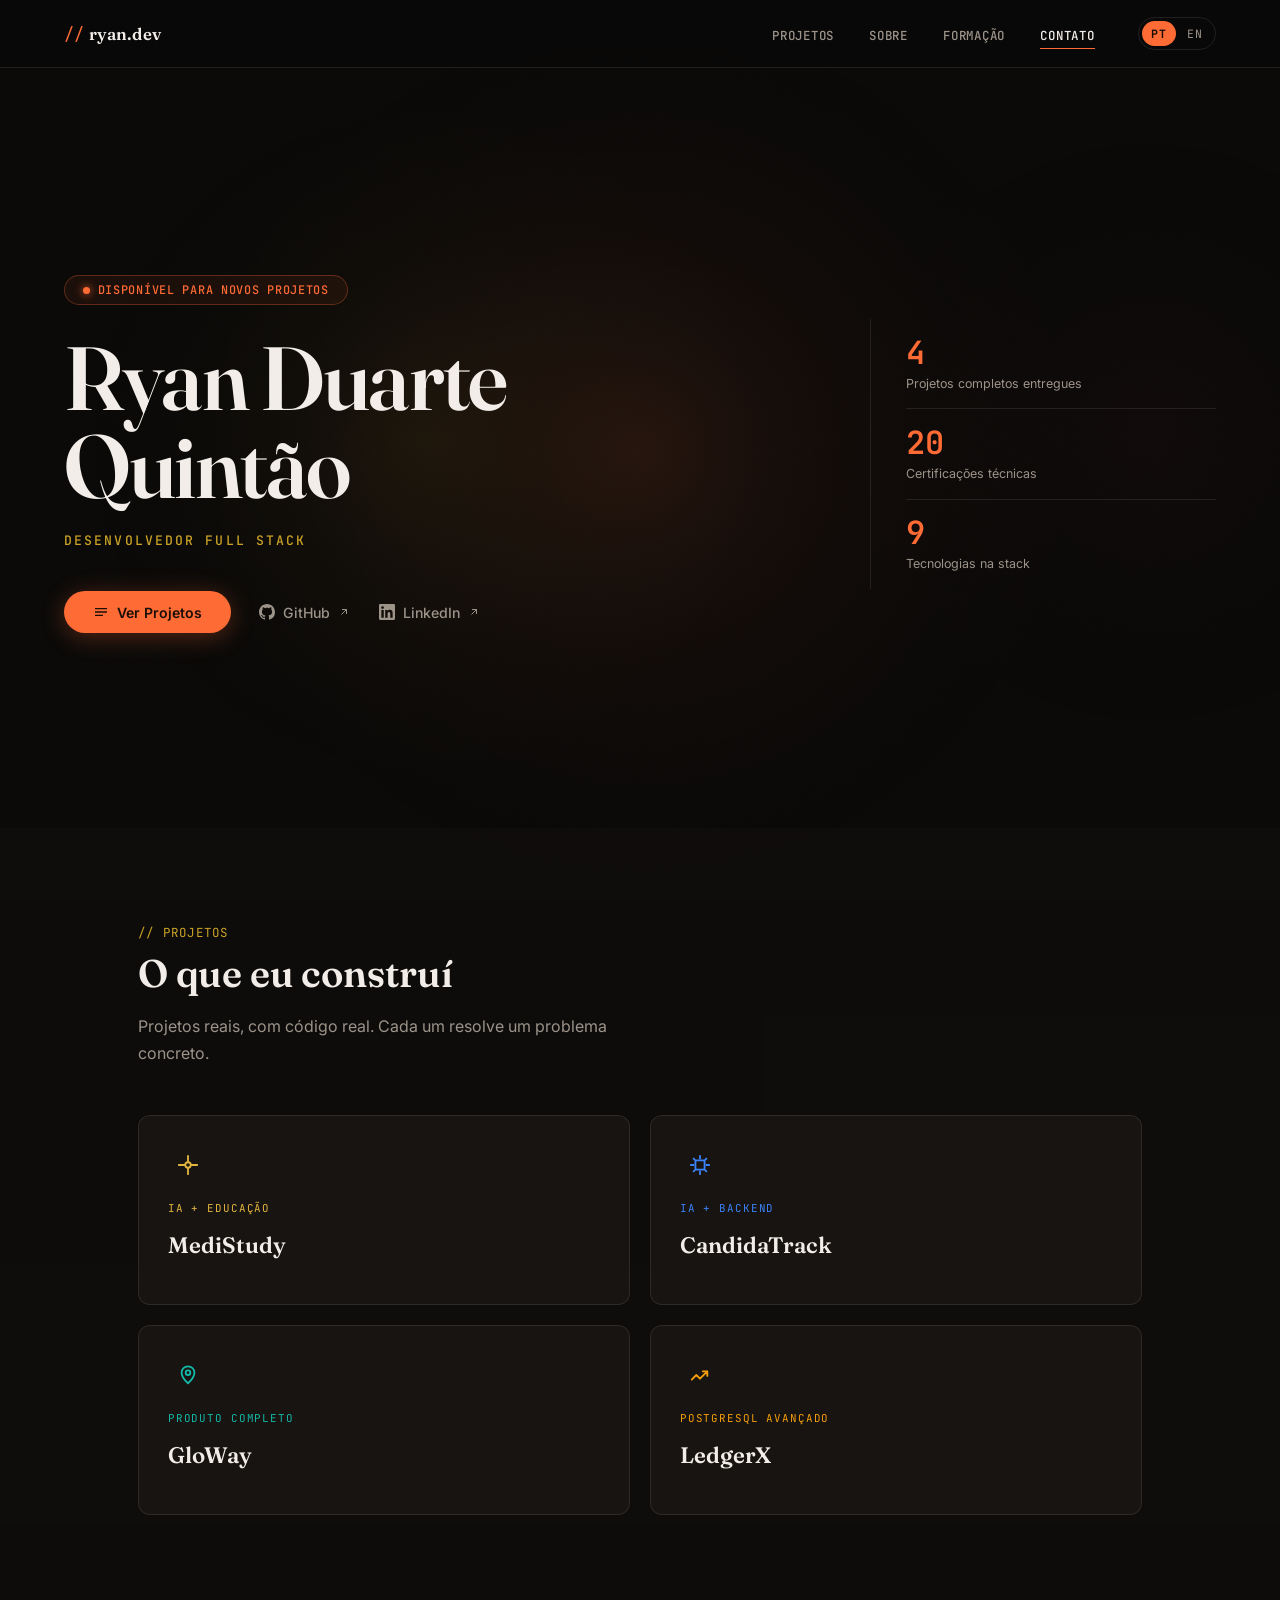
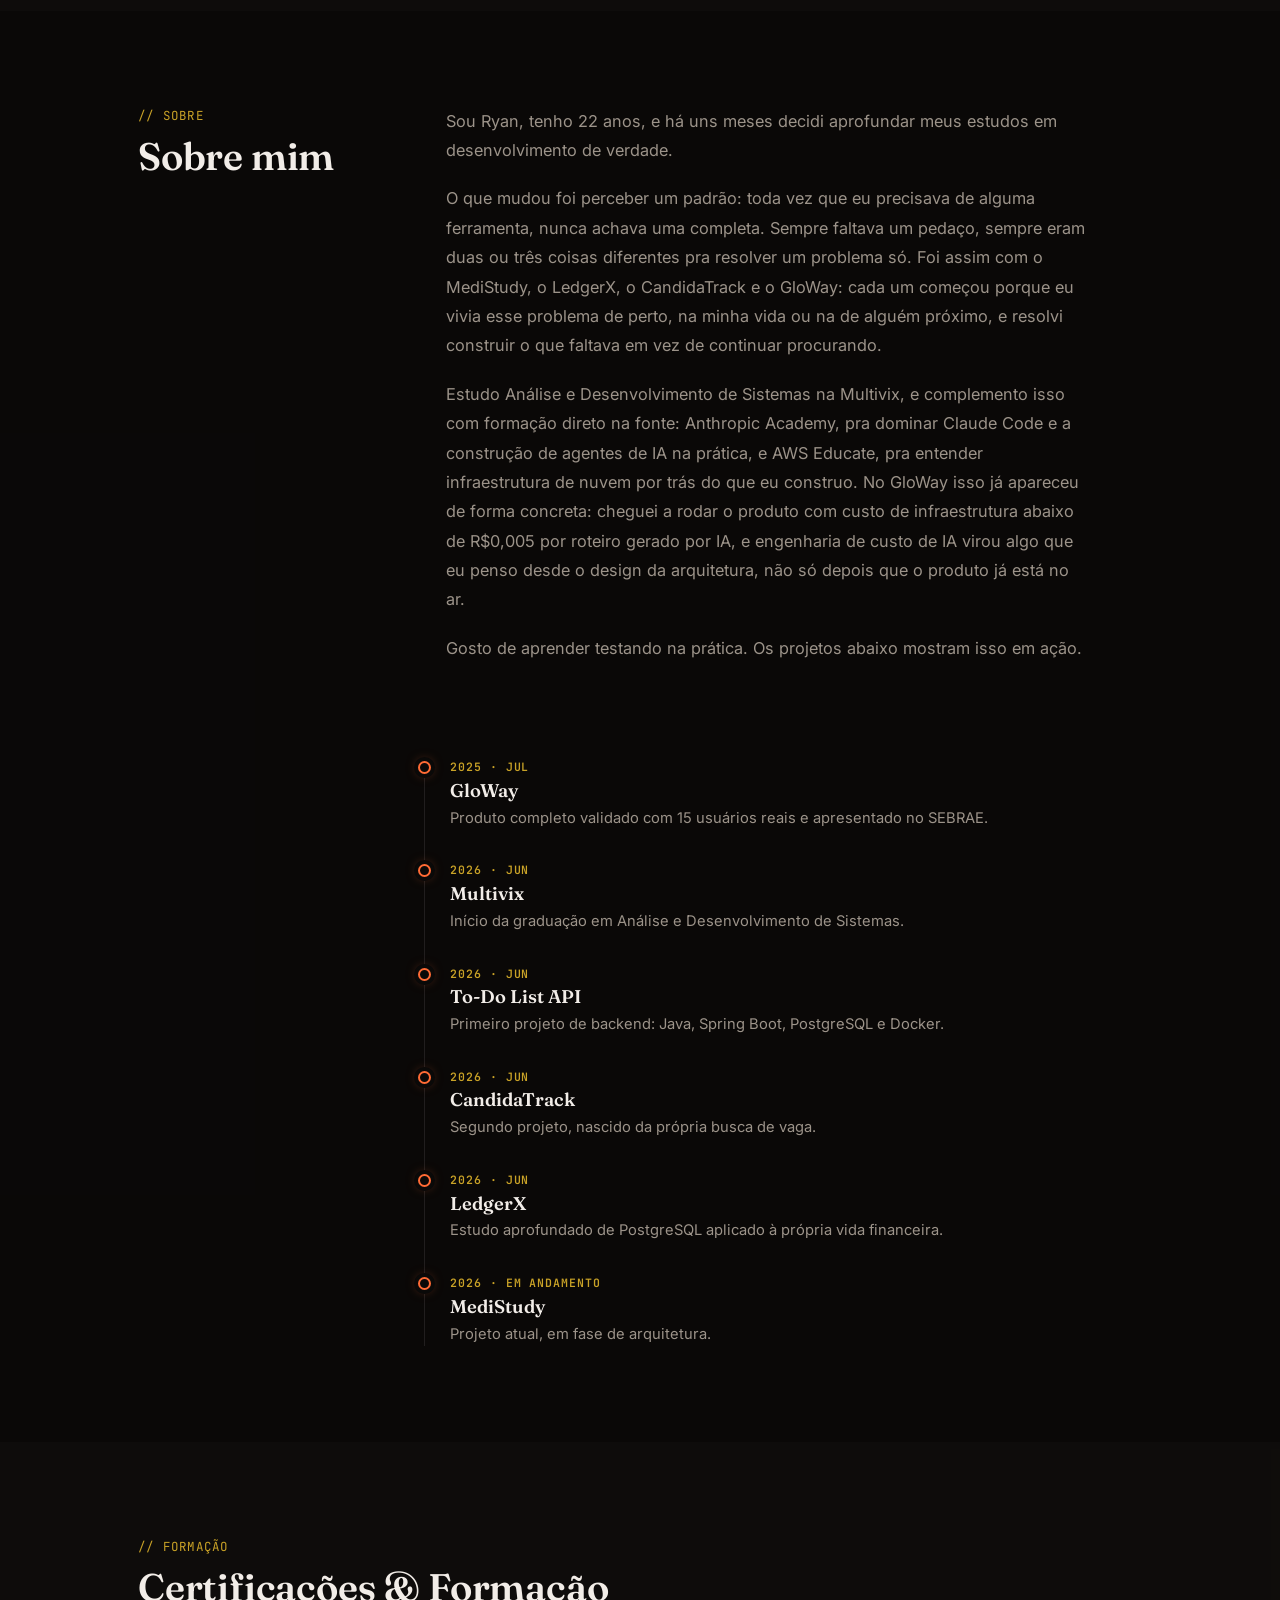
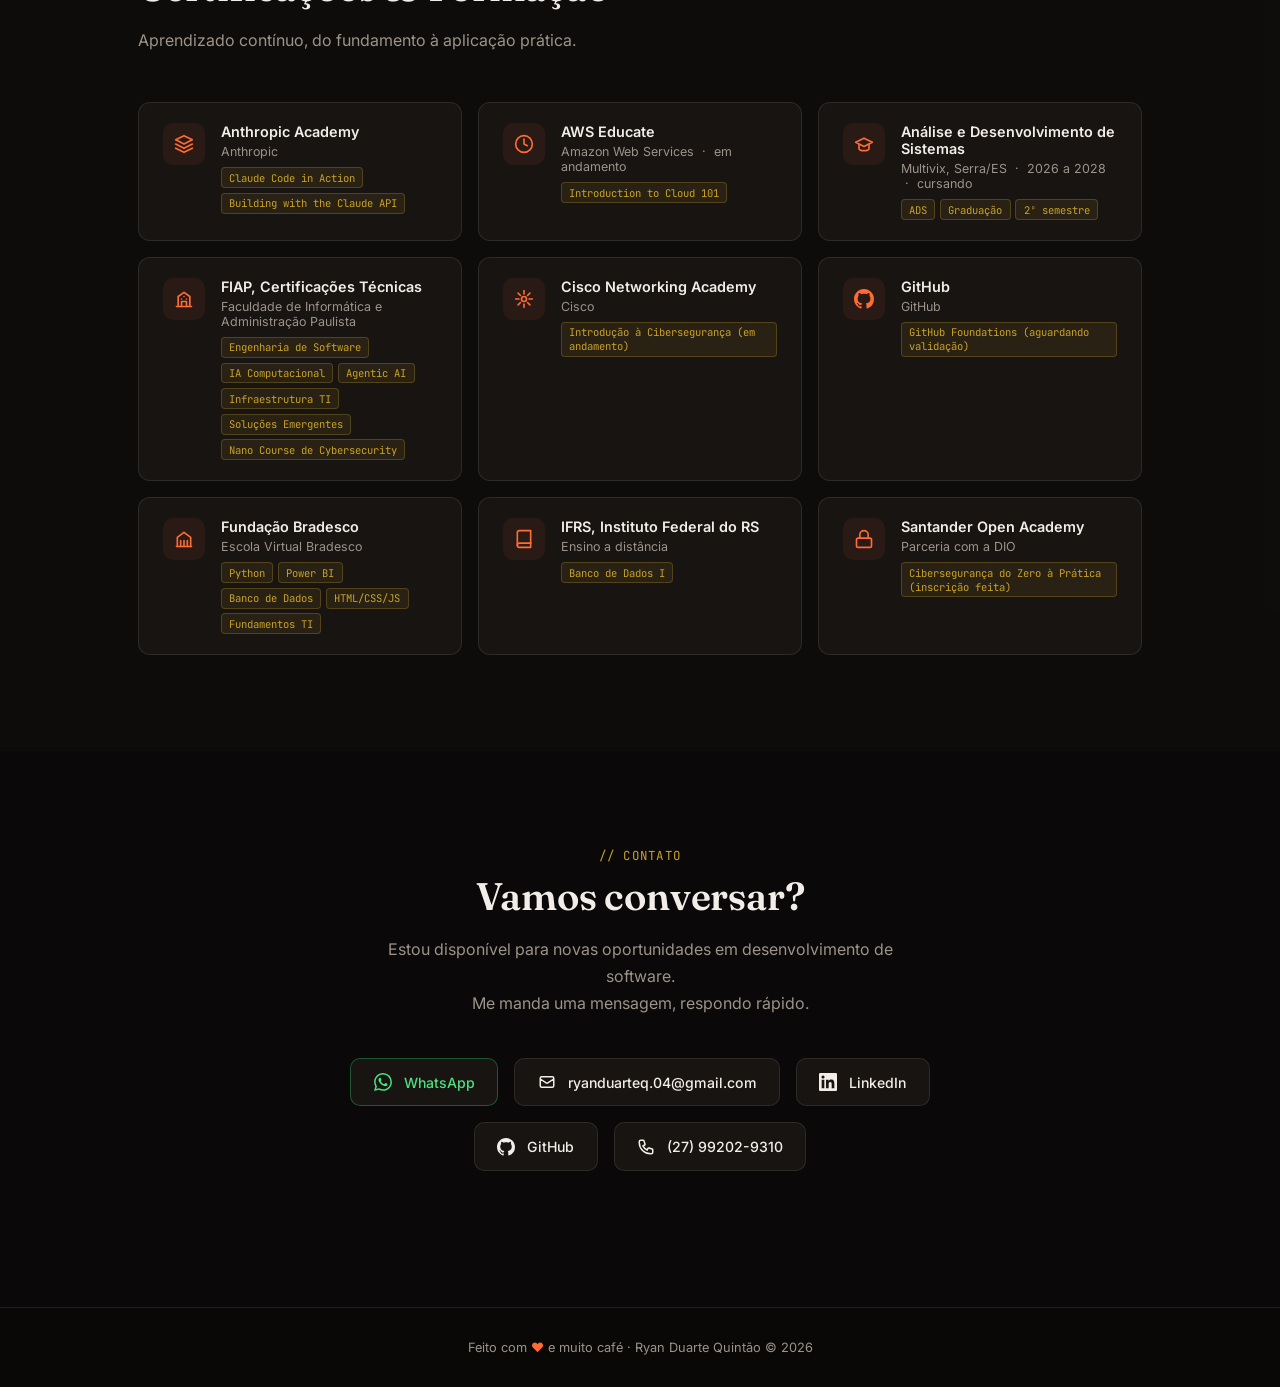
<file: index.html>
<!DOCTYPE html>
<html lang="pt-BR" id="html-root" translate="no">
<head>
  <meta charset="UTF-8" />
  <meta name="viewport" content="width=device-width, initial-scale=1.0" />
  <!-- O site tem seu próprio seletor PT/EN. A tradução automática do navegador
       reescreve o DOM e colide com essa troca de idioma (corrompe métricas, chips
       e formação). Sinalizamos notranslate para o navegador não interferir. -->
  <meta name="google" content="notranslate" />
  <title id="meta-title">Ryan Duarte Quintão, Desenvolvedor Full Stack</title>
  <meta id="meta-description" name="description" content="Portfólio de Ryan Duarte Quintão. Projetos reais em Python, Java, React e IA generativa, com certificação Anthropic Academy em Claude Code e Claude API." />
  <meta id="meta-og-title" property="og:title" content="Ryan Duarte Quintão, Desenvolvedor Full Stack" />
  <meta id="meta-og-description" property="og:description" content="Portfólio de Ryan Duarte Quintão. Projetos reais em Python, Java, React e IA generativa, com certificação Anthropic Academy em Claude Code e Claude API." />
  <meta property="og:type" content="website" />
  <meta property="og:url" content="https://ryandua11.github.io/" />
  <meta property="og:image" content="https://ryandua11.github.io/og-cover.png?v=1" />
  <meta property="og:image:width" content="1200" />
  <meta property="og:image:height" content="630" />
  <meta property="og:locale" content="pt_BR" />
  <meta name="twitter:card" content="summary_large_image" />
  <meta name="twitter:image" content="https://ryandua11.github.io/og-cover.png?v=1" />
  <link rel="icon" type="image/svg+xml" href="favicon.svg" />
  <link rel="preconnect" href="https://fonts.googleapis.com" />
  <link rel="preconnect" href="https://fonts.gstatic.com" crossorigin />
  <link href="https://fonts.googleapis.com/css2?family=Fraunces:opsz,wght@9..144,400..900&family=Inter:wght@300;400;500;600;700;800;900&family=JetBrains+Mono:wght@400;500;600&display=swap" rel="stylesheet" />
  <link rel="stylesheet" href="style.css?v=50" />
</head>
<body>

<a href="#hero" class="skip-link" data-i18n="skipLink">Pular para o conteúdo</a>

<canvas id="canvas-bg"></canvas>
<div id="grain"></div>

<!-- NAV -->
<nav id="navbar">
  <div class="nav-logo"><span>//</span> ryan.dev</div>
  <ul class="nav-links" id="nav-links">
    <li><a href="#projects" data-i18n="nav.projects">Projetos</a></li>
    <li><a href="#about" data-i18n="nav.about">Sobre</a></li>
    <li><a href="#certs" data-i18n="nav.certs">Formação</a></li>
    <li><a href="#contact" data-i18n="nav.contact">Contato</a></li>
    <li class="lang-switch" id="lang-switch">
      <button data-lang="pt">PT</button>
      <button data-lang="en">EN</button>
    </li>
  </ul>
  <div class="hamburger" id="hamburger" onclick="toggleMenu()">
    <span></span><span></span><span></span>
  </div>
</nav>

<!-- HERO: nome, cargo, disponibilidade. Sem storytelling aqui (vai para #about). -->
<section id="hero" tabindex="-1">
  <div class="hero-grid">
    <div class="hero-main reveal-up">
      <div class="hero-badge">
        <span class="dot"></span>
        <span data-i18n="hero.badge">Disponível para novos projetos</span>
      </div>
      <h1 class="hero-name">Ryan Duarte<br/>Quintão</h1>
      <p class="hero-role" data-i18n="hero.role">Desenvolvedor Full Stack</p>
      <div class="hero-buttons">
        <a href="#projects" class="btn btn-primary">
          <svg width="16" height="16" fill="none" stroke="currentColor" stroke-width="2" viewBox="0 0 24 24"><path d="M3 7h18M3 12h18M3 17h12"/></svg>
          <span data-i18n="hero.ctaPrimary">Ver Projetos</span>
        </a>
        <a href="https://github.com/RyanDua11" target="_blank" class="hero-link">
          <svg width="16" height="16" viewBox="0 0 24 24" fill="currentColor"><path d="M12 0C5.37 0 0 5.37 0 12c0 5.31 3.435 9.795 8.205 11.385.6.105.825-.255.825-.57 0-.285-.015-1.23-.015-2.235-3.015.555-3.795-.735-4.035-1.41-.135-.345-.72-1.41-1.23-1.695-.42-.225-1.02-.78-.015-.795.945-.015 1.62.87 1.845 1.23 1.08 1.815 2.805 1.305 3.495.99.105-.78.42-1.305.765-1.605-2.67-.3-5.46-1.335-5.46-5.925 0-1.305.465-2.385 1.23-3.225-.12-.3-.54-1.53.12-3.18 0 0 1.005-.315 3.3 1.23.96-.27 1.98-.405 3-.405s2.04.135 3 .405c2.295-1.56 3.3-1.23 3.3-1.23.66 1.65.24 2.88.12 3.18.765.84 1.23 1.905 1.23 3.225 0 4.605-2.805 5.625-5.475 5.925.435.375.81 1.095.81 2.22 0 1.605-.015 2.895-.015 3.3 0 .315.225.69.825.57A12.02 12.02 0 0024 12c0-6.63-5.37-12-12-12z"/></svg>
          GitHub
          <svg class="hero-link-arrow" width="12" height="12" fill="none" stroke="currentColor" stroke-width="2" viewBox="0 0 24 24"><path d="M7 17L17 7M17 7H8M17 7v9"/></svg>
        </a>
        <a href="https://linkedin.com/in/ryan-duarte-39028a2a1" target="_blank" class="hero-link">
          <svg width="16" height="16" viewBox="0 0 24 24" fill="currentColor"><path d="M20.447 20.452h-3.554v-5.569c0-1.328-.027-3.037-1.852-3.037-1.853 0-2.136 1.445-2.136 2.939v5.667H9.351V9h3.414v1.561h.046c.477-.9 1.637-1.85 3.37-1.85 3.601 0 4.267 2.37 4.267 5.455v6.286zM5.337 7.433a2.062 2.062 0 01-2.063-2.065 2.064 2.064 0 112.063 2.065zm1.782 13.019H3.555V9h3.564v11.452zM22.225 0H1.771C.792 0 0 .774 0 1.729v20.542C0 23.227.792 24 1.771 24h20.451C23.2 24 24 23.227 24 22.271V1.729C24 .774 23.2 0 22.222 0h.003z"/></svg>
          LinkedIn
          <svg class="hero-link-arrow" width="12" height="12" fill="none" stroke="currentColor" stroke-width="2" viewBox="0 0 24 24"><path d="M7 17L17 7M17 7H8M17 7v9"/></svg>
        </a>
      </div>
    </div>

    <div class="hero-stats reveal-up" id="hero-stats"></div>
  </div>
</section>

<!-- PROJECTS GRID -->
<section id="projects">
  <div class="section-inner">
    <p class="section-tag reveal-up" data-i18n="projects.tag">// projetos</p>
    <h2 class="section-title reveal-up" data-i18n="projects.title">O que eu construí</h2>
    <p class="section-subtitle reveal-up" data-i18n="projects.subtitle"></p>

    <div class="projects-grid" id="projects-grid"></div>
  </div>
</section>

<!-- ABOUT: coluna de título fixa à esquerda, texto corrido à direita (quebra o padrão empilhado das outras seções) -->
<section id="about">
  <div class="section-inner about-inner">
    <div class="about-heading reveal-up">
      <p class="section-tag" data-i18n="about.tag">// sobre</p>
      <h2 class="section-title" data-i18n="about.title">Sobre mim</h2>
    </div>
    <div class="about-body reveal-up" id="about-body"></div>
  </div>
  <div class="section-inner about-timeline-wrap">
    <div class="about-timeline" id="about-timeline"></div>
  </div>
</section>

<!-- CERTIFICATIONS -->
<section id="certs">
  <div class="section-inner">
    <p class="section-tag reveal-up" data-i18n="certs.tag">// formação</p>
    <h2 class="section-title reveal-up" data-i18n="certs.title">Certificações & Formação</h2>
    <p class="section-subtitle reveal-up" data-i18n="certs.subtitle"></p>

    <div class="certs-grid">
      <div class="cert-card reveal-up">
        <div class="cert-icon"><svg width="20" height="20" viewBox="0 0 24 24" fill="none" stroke="currentColor" stroke-width="2" stroke-linecap="round" stroke-linejoin="round"><path d="M12 2L2 7l10 5 10-5-10-5z"/><path d="M2 17l10 5 10-5M2 12l10 5 10-5"/></svg></div>
        <div class="cert-body">
          <div class="cert-title">Anthropic Academy</div>
          <div class="cert-issuer">Anthropic</div>
          <div class="cert-chips">
            <span class="cert-chip">Claude Code in Action</span>
            <span class="cert-chip">Building with the Claude API</span>
          </div>
        </div>
      </div>

      <div class="cert-card reveal-up">
        <div class="cert-icon"><svg width="20" height="20" viewBox="0 0 24 24" fill="none" stroke="currentColor" stroke-width="2" stroke-linecap="round" stroke-linejoin="round"><path d="M12 2a10 10 0 100 20 10 10 0 000-20z"/><path d="M12 6v6l4 2"/></svg></div>
        <div class="cert-body">
          <div class="cert-title">AWS Educate</div>
          <div class="cert-issuer">
            Amazon Web Services
            <span class="cert-academic-detail">&nbsp;·&nbsp; em andamento</span>
          </div>
          <div class="cert-chips">
            <span class="cert-chip">Introduction to Cloud 101</span>
          </div>
        </div>
      </div>

      <div class="cert-card reveal-up">
        <div class="cert-icon"><svg width="20" height="20" viewBox="0 0 24 24" fill="none" stroke="currentColor" stroke-width="2" stroke-linecap="round" stroke-linejoin="round"><path d="M22 10L12 5 2 10l10 5 10-5z"/><path d="M6 12v5c0 1.66 2.69 3 6 3s6-1.34 6-3v-5"/></svg></div>
        <div class="cert-body">
          <div class="cert-title">Análise e Desenvolvimento de Sistemas</div>
          <div class="cert-issuer">
            Multivix, Serra/ES
            <span class="cert-academic-detail">&nbsp;·&nbsp; 2026 a 2028 &nbsp;·&nbsp; cursando</span>
          </div>
          <div class="cert-chips">
            <span class="cert-chip">ADS</span>
            <span class="cert-chip">Graduação</span>
            <span class="cert-chip cert-academic-detail">2º semestre</span>
          </div>
        </div>
      </div>

      <div class="cert-card reveal-up">
        <div class="cert-icon"><svg width="20" height="20" viewBox="0 0 24 24" fill="none" stroke="currentColor" stroke-width="2" stroke-linecap="round" stroke-linejoin="round"><path d="M3 21h18"/><path d="M5 21V9l7-5 7 5v12"/><path d="M9 21v-6h6v6"/><path d="M9 12h.01M15 12h.01M12 9h.01"/></svg></div>
        <div class="cert-body">
          <div class="cert-title">FIAP, Certificações Técnicas</div>
          <div class="cert-issuer">Faculdade de Informática e Administração Paulista</div>
          <div class="cert-chips">
            <span class="cert-chip">Engenharia de Software</span>
            <span class="cert-chip">IA Computacional</span>
            <span class="cert-chip">Agentic AI</span>
            <span class="cert-chip">Infraestrutura TI</span>
            <span class="cert-chip">Soluções Emergentes</span>
            <span class="cert-chip">Nano Course de Cybersecurity</span>
          </div>
        </div>
      </div>

      <div class="cert-card reveal-up">
        <div class="cert-icon"><svg width="20" height="20" viewBox="0 0 24 24" fill="none" stroke="currentColor" stroke-width="2" stroke-linecap="round" stroke-linejoin="round"><circle cx="12" cy="12" r="3"/><path d="M12 2v4M12 18v4M4.93 4.93l2.83 2.83M16.24 16.24l2.83 2.83M2 12h4M18 12h4M4.93 19.07l2.83-2.83M16.24 7.76l2.83-2.83"/></svg></div>
        <div class="cert-body">
          <div class="cert-title">Cisco Networking Academy</div>
          <div class="cert-issuer">Cisco</div>
          <div class="cert-chips">
            <span class="cert-chip">Introdução à Cibersegurança <span class="cert-academic-detail">(em andamento)</span></span>
          </div>
        </div>
      </div>

      <div class="cert-card reveal-up">
        <div class="cert-icon"><svg width="20" height="20" viewBox="0 0 24 24" fill="none" stroke="currentColor" stroke-width="2" stroke-linecap="round" stroke-linejoin="round"><path d="M12 0C5.37 0 0 5.37 0 12c0 5.31 3.435 9.795 8.205 11.385.6.105.825-.255.825-.57 0-.285-.015-1.23-.015-2.235-3.015.555-3.795-.735-4.035-1.41-.135-.345-.72-1.41-1.23-1.695-.42-.225-1.02-.78-.015-.795.945-.015 1.62.87 1.845 1.23 1.08 1.815 2.805 1.305 3.495.99.105-.78.42-1.305.765-1.605-2.67-.3-5.46-1.335-5.46-5.925 0-1.305.465-2.385 1.23-3.225-.12-.3-.54-1.53.12-3.18 0 0 1.005-.315 3.3 1.23.96-.27 1.98-.405 3-.405s2.04.135 3 .405c2.295-1.56 3.3-1.23 3.3-1.23.66 1.65.24 2.88.12 3.18.765.84 1.23 1.905 1.23 3.225 0 4.605-2.805 5.625-5.475 5.925.435.375.81 1.095.81 2.22 0 1.605-.015 2.895-.015 3.3 0 .315.225.69.825.57A12.02 12.02 0 0024 12c0-6.63-5.37-12-12-12z" fill="currentColor" stroke="none"/></svg></div>
        <div class="cert-body">
          <div class="cert-title">GitHub</div>
          <div class="cert-issuer">GitHub</div>
          <div class="cert-chips">
            <span class="cert-chip">GitHub Foundations <span class="cert-academic-detail">(aguardando validação)</span></span>
          </div>
        </div>
      </div>

      <div class="cert-card reveal-up">
        <div class="cert-icon"><svg width="20" height="20" viewBox="0 0 24 24" fill="none" stroke="currentColor" stroke-width="2" stroke-linecap="round" stroke-linejoin="round"><path d="M3 21h18"/><path d="M4 21V10l8-6 8 6v11"/><path d="M8 21v-7M12 21v-7M16 21v-7"/></svg></div>
        <div class="cert-body">
          <div class="cert-title">Fundação Bradesco</div>
          <div class="cert-issuer">Escola Virtual Bradesco</div>
          <div class="cert-chips">
            <span class="cert-chip">Python</span>
            <span class="cert-chip">Power BI</span>
            <span class="cert-chip">Banco de Dados</span>
            <span class="cert-chip">HTML/CSS/JS</span>
            <span class="cert-chip">Fundamentos TI</span>
          </div>
        </div>
      </div>

      <div class="cert-card reveal-up">
        <div class="cert-icon"><svg width="20" height="20" viewBox="0 0 24 24" fill="none" stroke="currentColor" stroke-width="2" stroke-linecap="round" stroke-linejoin="round"><path d="M4 19.5A2.5 2.5 0 016.5 17H20"/><path d="M6.5 2H20v20H6.5A2.5 2.5 0 014 19.5v-15A2.5 2.5 0 016.5 2z"/></svg></div>
        <div class="cert-body">
          <div class="cert-title">IFRS, Instituto Federal do RS</div>
          <div class="cert-issuer">Ensino a distância</div>
          <div class="cert-chips">
            <span class="cert-chip">Banco de Dados I</span>
          </div>
        </div>
      </div>

      <div class="cert-card reveal-up">
        <div class="cert-icon"><svg width="20" height="20" viewBox="0 0 24 24" fill="none" stroke="currentColor" stroke-width="2" stroke-linecap="round" stroke-linejoin="round"><rect x="3" y="11" width="18" height="11" rx="2" ry="2"/><path d="M7 11V7a5 5 0 0110 0v4"/></svg></div>
        <div class="cert-body">
          <div class="cert-title">Santander Open Academy</div>
          <div class="cert-issuer">Parceria com a DIO</div>
          <div class="cert-chips">
            <span class="cert-chip">Cibersegurança do Zero à Prática <span class="cert-academic-detail">(inscrição feita)</span></span>
          </div>
        </div>
      </div>
    </div>
  </div>
</section>

<!-- CONTACT -->
<section id="contact">
  <div class="section-inner">
    <p class="section-tag reveal-up" data-i18n="contact.tag">// contato</p>
    <h2 class="section-title reveal-up" data-i18n="contact.title">Vamos conversar?</h2>
    <p class="section-subtitle reveal-up" data-i18n-html="contact.subtitleHtml"></p>

    <div class="contact-cards reveal-up">
      <a id="whatsapp-link" href="https://wa.me/5527992029310" target="_blank" rel="noopener" class="contact-card contact-card-wa">
        <svg viewBox="0 0 24 24" fill="currentColor" width="18" height="18"><path d="M17.472 14.382c-.297-.149-1.758-.867-2.03-.967-.273-.099-.471-.148-.67.15-.197.297-.767.966-.94 1.164-.173.199-.347.223-.644.075-.297-.15-1.255-.463-2.39-1.475-.883-.788-1.48-1.761-1.653-2.059-.173-.297-.018-.458.13-.606.134-.133.298-.347.446-.52.149-.174.198-.298.298-.497.099-.198.05-.371-.025-.52-.075-.149-.669-1.612-.916-2.207-.242-.579-.487-.5-.669-.51-.173-.008-.371-.01-.57-.01-.198 0-.52.074-.792.372-.272.297-1.04 1.016-1.04 2.479 0 1.462 1.065 2.875 1.213 3.074.149.198 2.096 3.2 5.077 4.487.71.306 1.263.489 1.695.625.712.227 1.36.195 1.872.118.571-.085 1.758-.719 2.006-1.413.248-.694.248-1.289.173-1.413-.074-.124-.272-.198-.57-.347m-5.421 7.403h-.004a9.87 9.87 0 01-5.031-1.378l-.361-.214-3.741.982.998-3.648-.235-.374a9.86 9.86 0 01-1.51-5.26c.001-5.45 4.436-9.884 9.888-9.884 2.64 0 5.122 1.03 6.988 2.898a9.825 9.825 0 012.893 6.994c-.003 5.45-4.437 9.884-9.885 9.884m8.413-18.297A11.815 11.815 0 0012.05 0C5.495 0 .16 5.335.157 11.892c0 2.096.547 4.142 1.588 5.945L.057 24l6.305-1.654a11.882 11.882 0 005.683 1.448h.005c6.554 0 11.89-5.335 11.893-11.893a11.821 11.821 0 00-3.48-8.413z"/></svg>
        WhatsApp
      </a>
      <a href="mailto:ryanduarteq.04@gmail.com" class="contact-card">
        <svg fill="none" stroke="currentColor" stroke-width="2" viewBox="0 0 24 24"><path d="M3 8l7.89 5.26a2 2 0 002.22 0L21 8M5 19h14a2 2 0 002-2V7a2 2 0 00-2-2H5a2 2 0 00-2 2v10a2 2 0 002 2z"/></svg>
        ryanduarteq.04@gmail.com
      </a>
      <a href="https://linkedin.com/in/ryan-duarte-39028a2a1" target="_blank" class="contact-card">
        <svg viewBox="0 0 24 24" fill="currentColor" width="18" height="18"><path d="M20.447 20.452h-3.554v-5.569c0-1.328-.027-3.037-1.852-3.037-1.853 0-2.136 1.445-2.136 2.939v5.667H9.351V9h3.414v1.561h.046c.477-.9 1.637-1.85 3.37-1.85 3.601 0 4.267 2.37 4.267 5.455v6.286zM5.337 7.433a2.062 2.062 0 01-2.063-2.065 2.064 2.064 0 112.063 2.065zm1.782 13.019H3.555V9h3.564v11.452zM22.225 0H1.771C.792 0 0 .774 0 1.729v20.542C0 23.227.792 24 1.771 24h20.451C23.2 24 24 23.227 24 22.271V1.729C24 .774 23.2 0 22.222 0h.003z"/></svg>
        LinkedIn
      </a>
      <a href="https://github.com/RyanDua11" target="_blank" class="contact-card">
        <svg viewBox="0 0 24 24" fill="currentColor" width="18" height="18"><path d="M12 0C5.37 0 0 5.37 0 12c0 5.31 3.435 9.795 8.205 11.385.6.105.825-.255.825-.57 0-.285-.015-1.23-.015-2.235-3.015.555-3.795-.735-4.035-1.41-.135-.345-.72-1.41-1.23-1.695-.42-.225-1.02-.78-.015-.795.945-.015 1.62.87 1.845 1.23 1.08 1.815 2.805 1.305 3.495.99.105-.78.42-1.305.765-1.605-2.67-.3-5.46-1.335-5.46-5.925 0-1.305.465-2.385 1.23-3.225-.12-.3-.54-1.53.12-3.18 0 0 1.005-.315 3.3 1.23.96-.27 1.98-.405 3-.405s2.04.135 3 .405c2.295-1.56 3.3-1.23 3.3-1.23.66 1.65.24 2.88.12 3.18.765.84 1.23 1.905 1.23 3.225 0 4.605-2.805 5.625-5.475 5.925.435.375.81 1.095.81 2.22 0 1.605-.015 2.895-.015 3.3 0 .315.225.69.825.57A12.02 12.02 0 0024 12c0-6.63-5.37-12-12-12z"/></svg>
        GitHub
      </a>
      <a href="tel:+5527992029310" class="contact-card">
        <svg fill="none" stroke="currentColor" stroke-width="2" viewBox="0 0 24 24"><path d="M3 5a2 2 0 012-2h3.28a1 1 0 01.948.684l1.498 4.493a1 1 0 01-.502 1.21l-2.257 1.13a11.042 11.042 0 005.516 5.516l1.13-2.257a1 1 0 011.21-.502l4.493 1.498a1 1 0 01.684.949V19a2 2 0 01-2 2h-1C9.716 21 3 14.284 3 6V5z"/></svg>
        (27) 99202-9310
      </a>
    </div>

  </div>
</section>

<footer>
  Feito com <span>♥</span> e muito café · Ryan Duarte Quintão © 2026
</footer>

<script src="content.js?v=50"></script>
<script src="projects-content.js?v=50"></script>
<script src="galaxy-bg.js?v=50"></script>
<script src="app.js?v=50"></script>
</body>
</html>
</file>
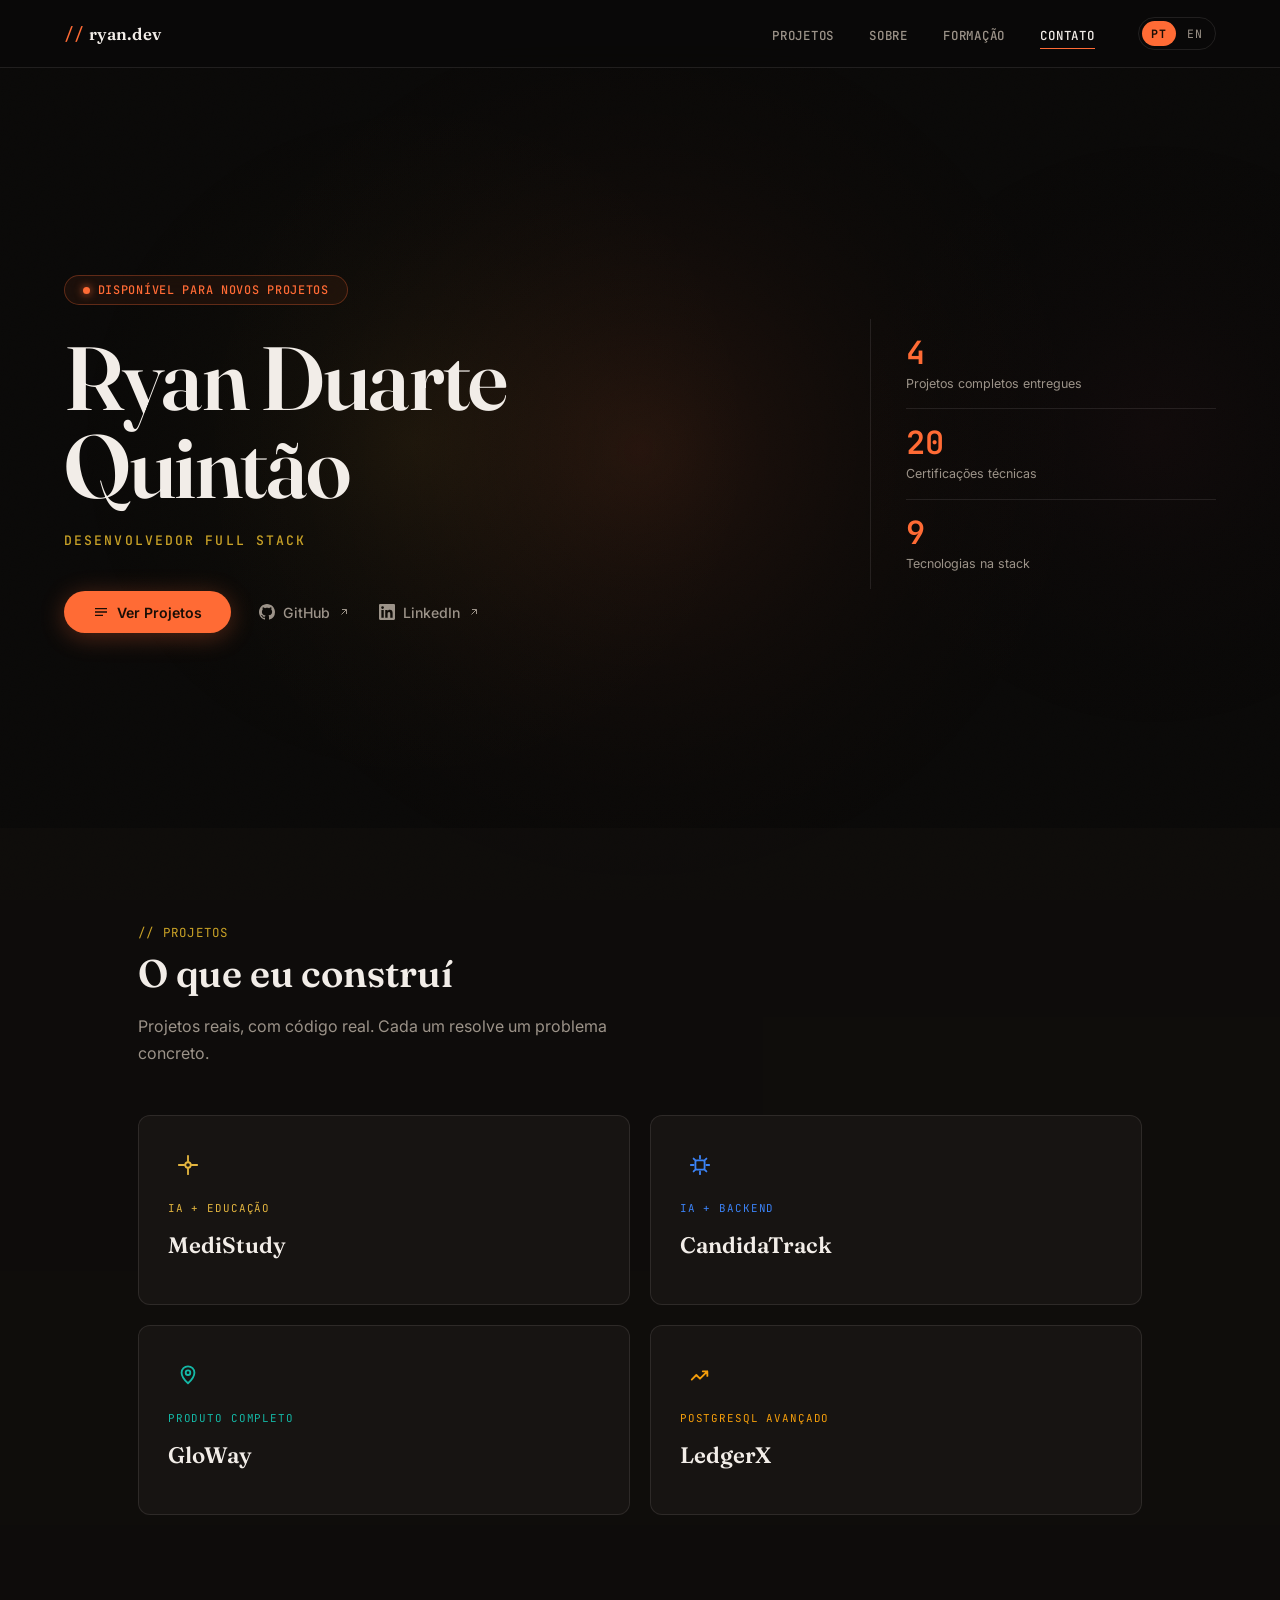
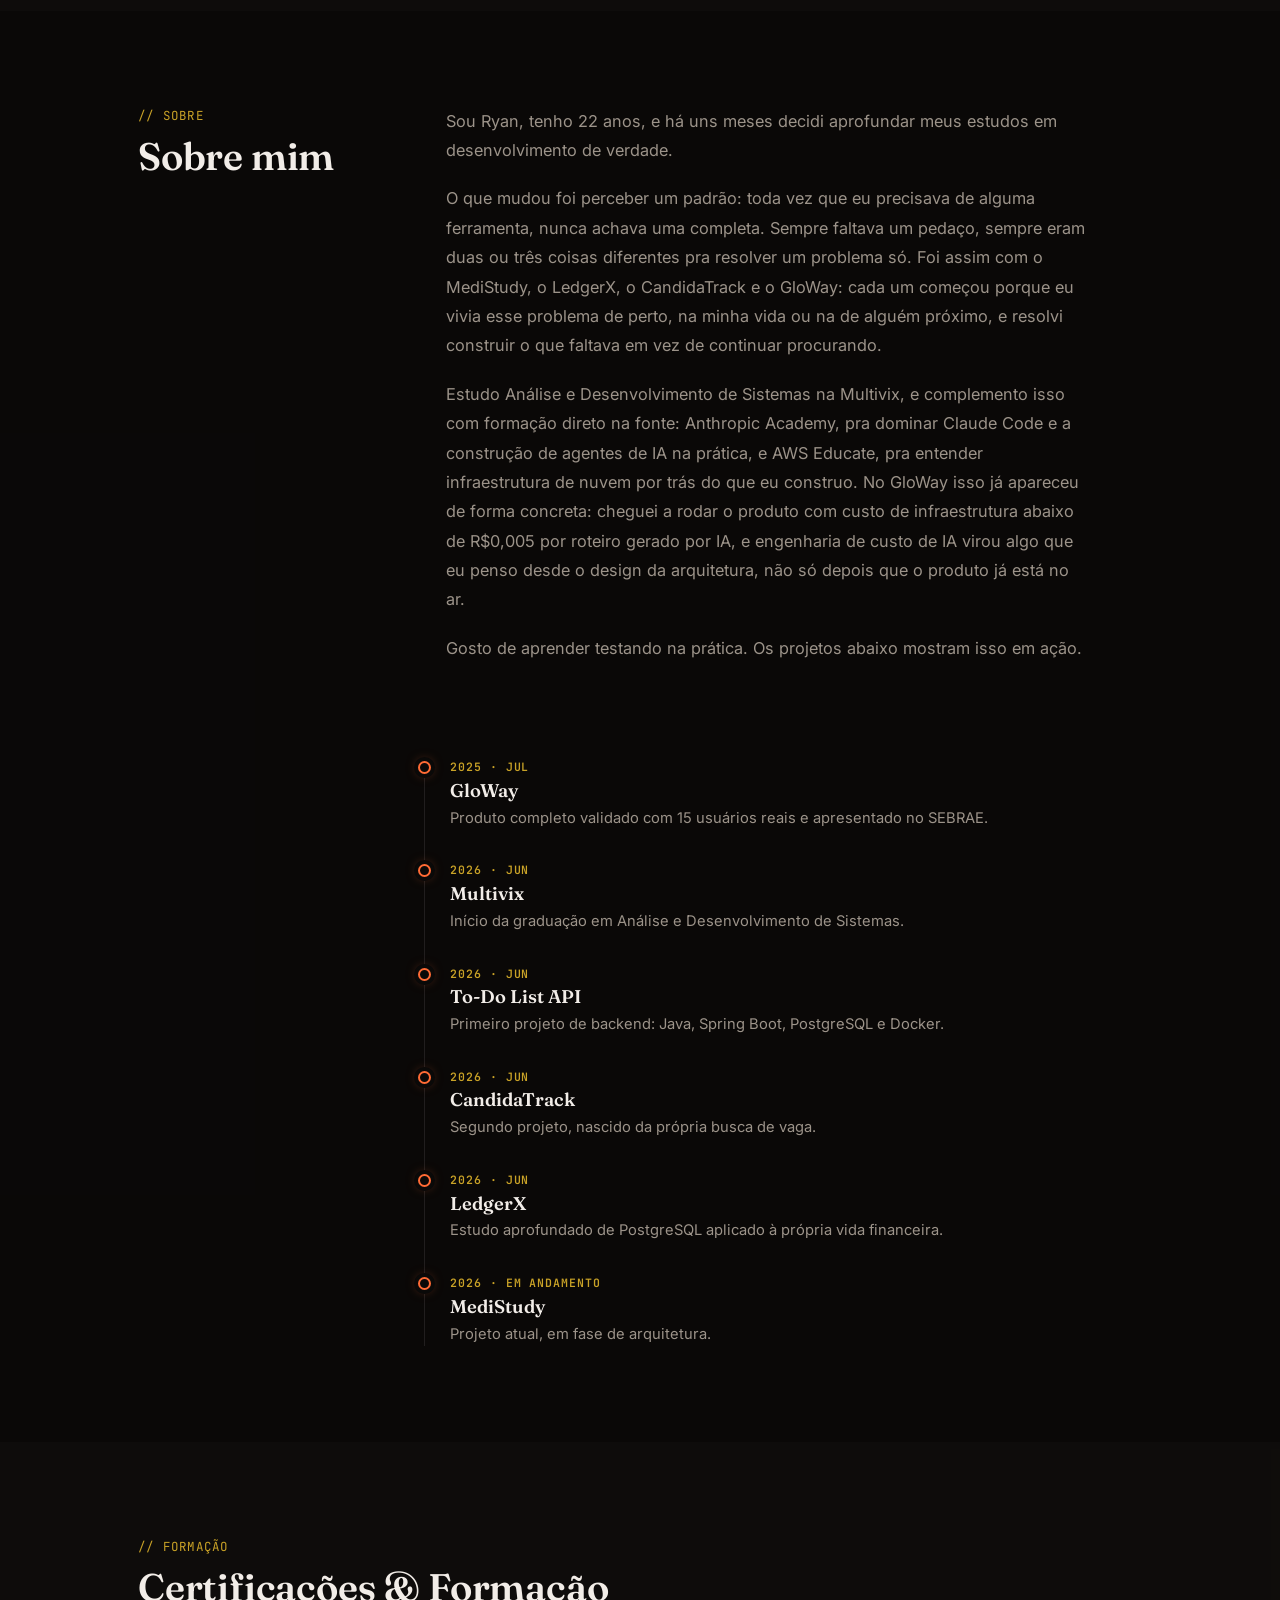
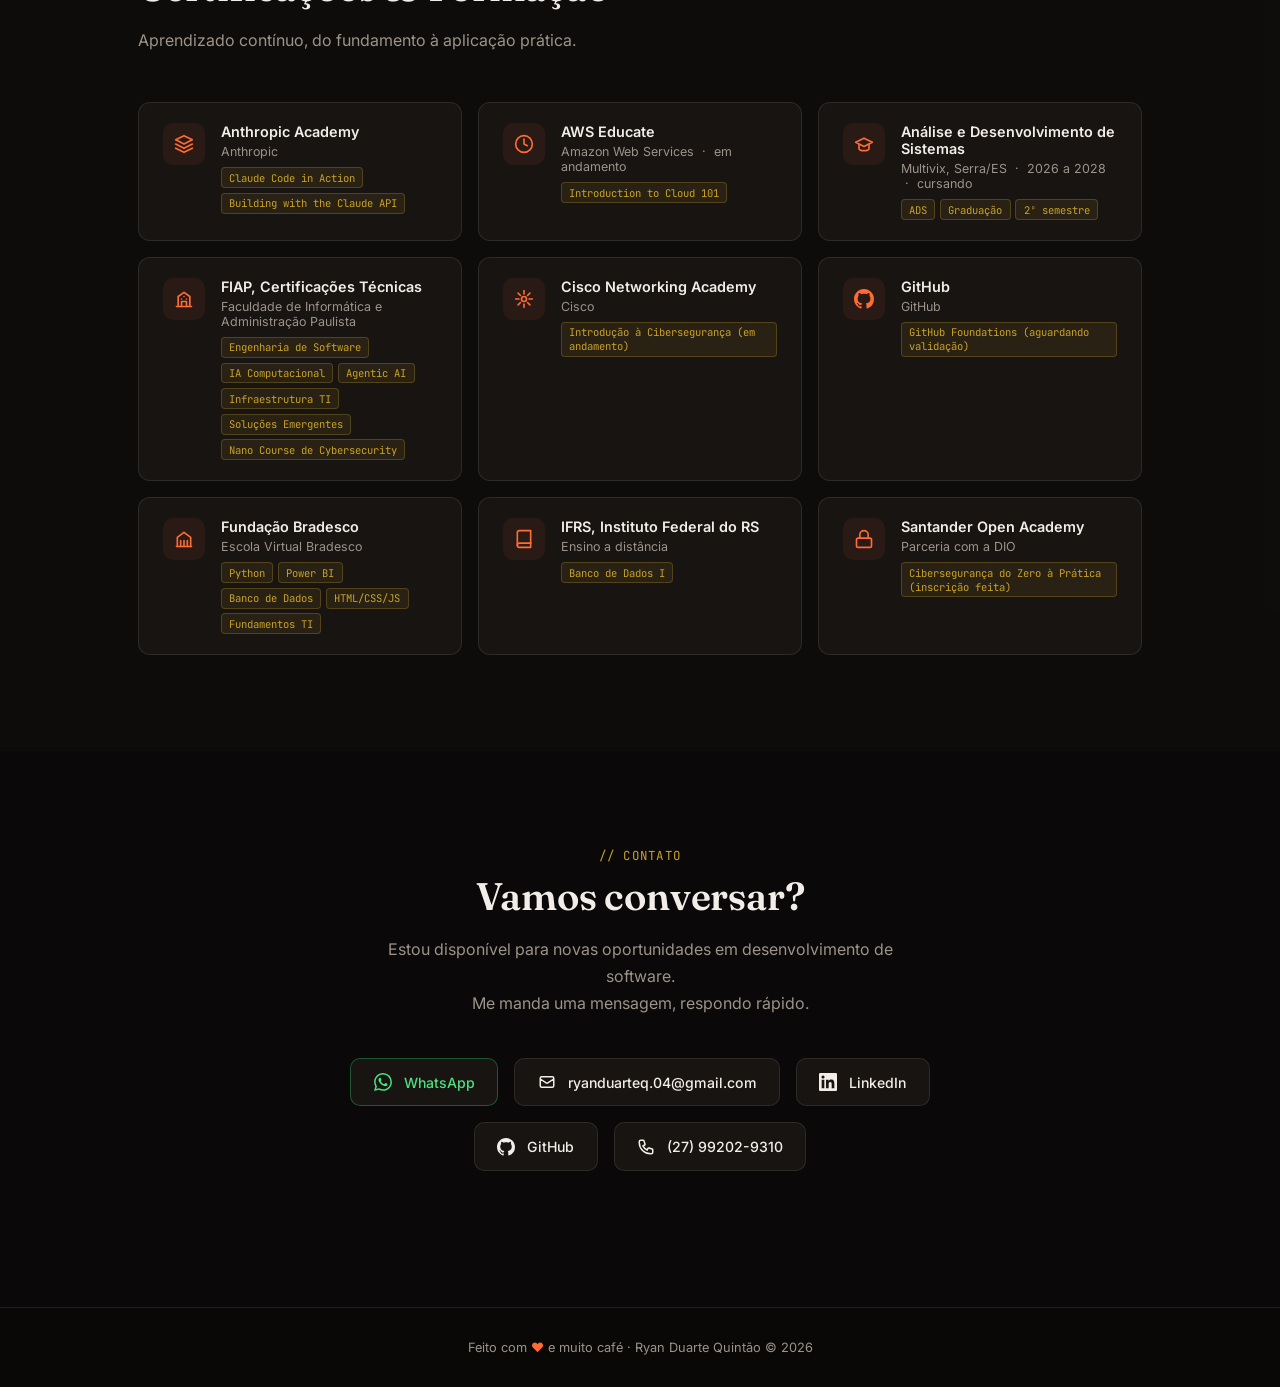
<file: project.html>
<!DOCTYPE html>
<html lang="pt-BR">
<head>
  <meta charset="UTF-8" />
  <meta name="viewport" content="width=device-width, initial-scale=1.0" />
  <title>Redirecionando... — ryan.dev</title>
  <script>
    /* Rota antiga (project.html?slug=x) substituída por /projetos/x/.
       Mantido como redirect para não quebrar links já indexados. */
    var slug = new URLSearchParams(window.location.search).get('slug');
    var lang = new URLSearchParams(window.location.search).get('lang');
    var target = slug ? 'projetos/' + slug + '/index.html' : 'index.html#projects';
    if (lang) target += (target.indexOf('?') === -1 ? '?' : '&') + 'lang=' + lang;
    window.location.replace(target);
  </script>
</head>
<body>
  <p>Redirecionando... <a id="fallback" href="index.html#projects">clique aqui se não for redirecionado</a>.</p>
</body>
</html>
</file>
<file: style.css>
*, *::before, *::after { box-sizing: border-box; margin: 0; padding: 0; }

:root {
  --bg:        #0A0908;
  --surface:   #171412;
  --border:    rgba(242,237,232,.1);
  --text:      #F2EDE8;
  --muted:     #9C9389;
  --accent:    #FF6B35;
  --accent2:   #C9A227;
  --r:         12px;

  --font-display: 'Fraunces', serif;
  --font-body:    'Inter', sans-serif;
  --font-mono:    'JetBrains Mono', monospace;
}

html {
  scroll-behavior: smooth;
  scrollbar-width: thin;
  scrollbar-color: rgba(242,237,232,.14) transparent;
}

body {
  font-family: var(--font-body);
  background: var(--bg);
  color: var(--text);
  overflow-x: hidden;
}

::-webkit-scrollbar { width: 5px; }
::-webkit-scrollbar-track { background: transparent; }
::-webkit-scrollbar-thumb { background: rgba(242,237,232,.14); border-radius: 99px; }
::-webkit-scrollbar-thumb:hover { background: rgba(242,237,232,.28); }

/* ── FUNDO: glow radial seguindo o cursor (galaxy-bg.js) ── */
#canvas-bg {
  position: fixed; inset: 0; z-index: 0;
  pointer-events: none;
}

/* ── GRAIN OVERLAY ── */
#grain {
  position: fixed; inset: 0; z-index: 1;
  pointer-events: none;
  opacity: .035;
  mix-blend-mode: overlay;
  background-image: url("data:image/svg+xml,%3Csvg xmlns='http://www.w3.org/2000/svg' width='120' height='120'%3E%3Cfilter id='n'%3E%3CfeTurbulence type='fractalNoise' baseFrequency='0.85' numOctaves='2' stitchTiles='stitch'/%3E%3C/filter%3E%3Crect width='100%25' height='100%25' filter='url(%23n)'/%3E%3C/svg%3E");
}

/* ── SKIP LINK: acessibilidade, visível só ao navegar por teclado ── */
.skip-link {
  position: absolute; top: -100%; left: 1rem; z-index: 200;
  background: var(--accent); color: #0A0908;
  font-family: var(--font-mono); font-size: .85rem; font-weight: 600;
  padding: .7rem 1.2rem; border-radius: 8px;
  text-decoration: none;
  transition: top .2s ease;
}
.skip-link:focus {
  top: 1rem;
}

/* ── NAV ── */
nav {
  position: fixed; top: 0; left: 0; right: 0; z-index: 100;
  display: flex; align-items: center; justify-content: space-between;
  padding: 0 clamp(1.5rem,5vw,5rem);
  height: 68px;
  background: rgba(10,9,8,.75);
  backdrop-filter: blur(16px);
  border-bottom: 1px solid var(--border);
  transition: box-shadow .3s;
}
nav.scrolled { box-shadow: 0 4px 32px rgba(0,0,0,.5); }

.nav-logo {
  font-family: var(--font-display);
  font-weight: 600;
  font-size: 1.05rem;
  color: var(--text);
  letter-spacing: .01em;
}
.nav-logo span { color: var(--accent); font-family: var(--font-mono); font-weight: 400; }

.nav-links { display: flex; align-items: center; gap: 2.2rem; list-style: none; }
.nav-links a {
  font-family: var(--font-mono);
  font-size: .78rem; font-weight: 500; letter-spacing: .06em;
  color: var(--muted); text-decoration: none;
  text-transform: uppercase;
  position: relative;
  padding-bottom: 4px;
  transition: color .2s;
}
.nav-links a:hover, .nav-links a.active { color: var(--text); }
.nav-links a.active { border-bottom: 1px solid var(--accent); }

.hamburger { display: none; flex-direction: column; gap: 5px; cursor: pointer; }
.hamburger span { width: 24px; height: 2px; background: var(--text); border-radius: 2px; transition: .3s; }

.lang-switch {
  display: flex; align-items: center; gap: 2px;
  font-family: var(--font-mono); font-size: .72rem;
  border: 1px solid var(--border); border-radius: 99px;
  padding: 3px; margin-left: .5rem;
}
.lang-switch button {
  background: transparent; border: none; color: var(--muted);
  padding: .3rem .6rem; border-radius: 99px; cursor: pointer;
  font-family: inherit; font-size: inherit; letter-spacing: .04em;
  transition: background .2s, color .2s;
}
.lang-switch button.active { background: var(--accent); color: #1a0e06; font-weight: 700; }
.lang-switch button:not(.active):hover { color: var(--text); }

/* ── HERO: nome, cargo, disponibilidade — sem storytelling ── */
#hero {
  display: flex; align-items: center;
  min-height: 92vh;
  padding: 8rem clamp(1.5rem,5vw,5rem) 3rem;
  position: relative; z-index: 2;
}

.hero-grid {
  width: 100%;
  max-width: 1200px;
  margin: 0 auto;
  display: grid;
  grid-template-columns: 1.5fr .7fr;
  gap: 4rem;
  align-items: center;
}

.hero-main { text-align: left; }

.hero-badge {
  display: inline-flex; align-items: center; gap: .5rem;
  padding: .4rem 1.1rem;
  border: 1px solid rgba(255,107,53,.3);
  border-radius: 99px;
  background: rgba(255,107,53,.07);
  backdrop-filter: blur(8px);
  font-family: var(--font-mono);
  font-size: .74rem; font-weight: 500; color: var(--accent);
  margin-bottom: 1.8rem;
  letter-spacing: .06em;
  text-transform: uppercase;
}
.hero-badge .dot {
  width: 7px; height: 7px; border-radius: 50%;
  background: var(--accent);
  box-shadow: 0 0 8px var(--accent);
  animation: pulse 2s infinite;
}
@keyframes pulse { 0%,100% { opacity: 1; } 50% { opacity: .35; } }

.hero-name {
  font-family: var(--font-display);
  font-weight: 600;
  font-size: clamp(3rem, 7.5vw, 5.6rem);
  letter-spacing: -.02em;
  line-height: .98;
  margin-bottom: 1.4rem;
}

.hero-role {
  font-family: var(--font-mono);
  font-size: .82rem;
  font-weight: 500;
  letter-spacing: .16em;
  text-transform: uppercase;
  color: var(--accent2);
  margin-bottom: 2.6rem;
}

.hero-buttons { display: flex; gap: 1.8rem; flex-wrap: wrap; align-items: center; }

.hero-link {
  display: inline-flex; align-items: center; gap: .5rem;
  color: var(--muted); text-decoration: none;
  font-size: .88rem; font-weight: 500;
  transition: color .2s, gap .2s;
}
.hero-link-arrow { transition: transform .2s; }
.hero-link:hover { color: var(--text); gap: .65rem; }
.hero-link:hover .hero-link-arrow { transform: translate(2px,-2px); }

.btn {
  display: inline-flex; align-items: center; gap: .5rem;
  padding: .8rem 1.8rem;
  border-radius: 99px;
  font-size: .88rem; font-weight: 600;
  text-decoration: none;
  transition: transform .2s, box-shadow .2s, background .2s;
  cursor: pointer; border: none;
}
.btn:hover { transform: translateY(-2px); }

.btn-primary {
  background: var(--accent);
  color: #1a0e06;
  box-shadow: 0 4px 24px rgba(255,107,53,.3);
}
.btn-primary:hover { box-shadow: 0 8px 36px rgba(255,107,53,.5); }

.btn-outline {
  background: transparent;
  border: 1.5px solid var(--border);
  color: var(--text);
}
.btn-outline:hover { border-color: var(--accent); color: var(--accent); background: rgba(255,107,53,.06); }

/* ── NÚMEROS RESUMO: coluna vertical ao lado do texto, cria a assimetria do hero ── */
.hero-stats {
  display: flex; flex-direction: column;
  border-left: 1px solid var(--border);
  padding-left: 2.2rem;
}
.hero-stat {
  padding: 1.1rem 0;
  border-bottom: 1px solid var(--border);
}
.hero-stat:last-child { border-bottom: none; }
.hero-stat-num { font-family: var(--font-mono); font-size: 2rem; font-weight: 600; color: var(--accent); line-height: 1; }
.hero-stat-label { font-size: .78rem; color: var(--muted); margin-top: .45rem; }

/* ── SECTIONS ── */
section { position: relative; z-index: 2; }

.section-inner {
  max-width: 1100px;
  margin: 0 auto;
  padding: 6rem clamp(1.5rem,5vw,3rem);
}

.section-tag {
  font-family: var(--font-mono);
  font-size: .78rem; color: var(--accent2); letter-spacing: .1em;
  text-transform: uppercase; margin-bottom: .5rem;
}

.section-title {
  font-family: var(--font-display);
  font-size: clamp(1.7rem,3.4vw,2.4rem);
  font-weight: 600; letter-spacing: -.005em;
  margin-bottom: 1rem;
}

.section-subtitle {
  color: var(--muted); font-size: 1rem; line-height: 1.7;
  max-width: 540px; margin-bottom: 3rem;
}

/* ── PROJECTS GRID ── */
#projects { background: rgba(23,20,18,.35); }

.projects-grid {
  display: grid;
  grid-template-columns: repeat(2, 1fr);
  gap: 1.25rem;
}

.project-card {
  position: relative;
  display: flex; flex-direction: column; gap: 1rem;
  padding: 1.8rem;
  background: var(--surface);
  border: 1px solid var(--border);
  border-radius: var(--r);
  text-decoration: none;
  color: var(--text);
  overflow: hidden;
  transform: perspective(900px) rotateX(var(--tilt-x, 0deg)) rotateY(var(--tilt-y, 0deg)) translateY(var(--lift, 0));
  transition: border-color .25s, transform .25s, box-shadow .25s;
  will-change: transform;
}
.project-card::before {
  content: '';
  position: absolute; top: 0; left: 0; right: 0; height: 3px;
  background: var(--project-accent, var(--accent));
  transform: scaleX(0); transform-origin: left;
  transition: transform .3s ease;
}
.project-card::after {
  content: '';
  position: absolute; inset: 0; border-radius: inherit; pointer-events: none;
  opacity: 0; transition: opacity .3s ease;
  background: radial-gradient(260px circle at var(--spot-x, 50%) var(--spot-y, 50%),
    color-mix(in srgb, var(--project-accent, var(--accent)) 22%, transparent), transparent 70%);
}
.project-card:hover {
  border-color: color-mix(in srgb, var(--project-accent, var(--accent)) 55%, transparent);
  box-shadow: 0 16px 40px rgba(0,0,0,.35);
  --lift: -4px;
}
.project-card:hover::before { transform: scaleX(1); }
.project-card:hover::after { opacity: 1; }
@media (prefers-reduced-motion: reduce) {
  .project-card { transform: none !important; transition: border-color .25s, box-shadow .25s; }
}
@media (hover: none) {
  .project-card::after { display: none; }
}

.project-card-icon {
  width: 40px; height: 40px;
  display: flex; align-items: center; justify-content: center;
  color: var(--project-accent, var(--accent));
  transition: transform .25s ease;
}
.project-card-icon svg { width: 22px; height: 22px; }
.project-card:hover .project-card-icon { transform: scale(1.1); }

.project-card-badge {
  font-family: var(--font-mono);
  font-size: .68rem; letter-spacing: .08em; text-transform: uppercase;
  color: var(--project-accent, var(--accent2));
}
.project-card-name {
  font-family: var(--font-display);
  font-size: 1.4rem; font-weight: 600;
}
.project-card-metric {
  font-size: .9rem; color: var(--muted); line-height: 1.5;
  margin-top: auto;
  max-height: 0;
  opacity: 0;
  overflow: hidden;
  transform: translateY(6px);
  transition: max-height .35s ease, opacity .3s ease, transform .3s ease;
}
.project-card:hover .project-card-metric,
.project-card:focus-visible .project-card-metric {
  max-height: 6rem;
  opacity: 1;
  transform: translateY(0);
}

/* ── ABOUT: título fixo à esquerda, texto à direita ── */
#about { background: rgba(10,9,8,.4); }
.about-inner {
  display: grid;
  grid-template-columns: minmax(180px, 260px) 1fr;
  gap: 3rem;
  align-items: start;
}
.about-heading .section-title { margin-bottom: 0; }
.about-body { max-width: 640px; color: var(--muted); line-height: 1.8; font-size: 1.02rem; }
.about-body p { margin-bottom: 1.2rem; }
.about-body p:last-child { margin-bottom: 0; }

@media (max-width: 860px) {
  .about-inner { grid-template-columns: 1fr; gap: 1.2rem; }
}

/* ── TIMELINE: marcos cronológicos dentro do Sobre ── */
.about-timeline-wrap { padding-top: 0; }
.about-timeline {
  position: relative;
  max-width: 640px;
  margin-left: clamp(0px, 26vw, 260px);
  padding-left: 1.6rem;
}
.timeline-item {
  position: relative;
  padding: 0 0 2rem 1.6rem;
  border-left: 1px solid var(--border);
}
.timeline-item:last-child { padding-bottom: 0; }
.timeline-marker {
  position: absolute; left: -7px; top: 2px;
}
.timeline-dot {
  display: block; width: 13px; height: 13px; border-radius: 50%;
  background: var(--bg);
  border: 2px solid var(--accent);
  box-shadow: 0 0 0 4px var(--bg), 0 0 12px rgba(255,107,53,.5);
}
.timeline-content { display: flex; flex-direction: column; gap: .3rem; }
.timeline-date {
  font-family: var(--font-mono); font-size: .72rem; font-weight: 600;
  letter-spacing: .08em; text-transform: uppercase; color: var(--accent2);
}
.timeline-title {
  font-family: var(--font-display); font-size: 1.15rem; font-weight: 600; color: var(--text);
}
.timeline-desc { font-size: .92rem; line-height: 1.6; color: var(--muted); }

@media (max-width: 860px) {
  .about-timeline { margin-left: 0; }
}

/* ── CERTIFICATIONS ── */
#certs { background: rgba(23,20,18,.35); }

.certs-grid { display: grid; grid-template-columns: repeat(auto-fit, minmax(300px, 1fr)); gap: 1rem; }
.cert-card {
  background: var(--surface); border: 1px solid var(--border); border-radius: var(--r);
  padding: 1.25rem 1.5rem;
  display: flex; align-items: flex-start; gap: 1rem;
  transition: border-color .3s, transform .3s, box-shadow .3s;
}
.cert-card:hover { border-color: rgba(255,107,53,.4); transform: translateX(4px); box-shadow: 0 4px 24px rgba(255,107,53,.08); }
.cert-icon { width: 42px; height: 42px; border-radius: 10px; display: flex; align-items: center; justify-content: center; flex-shrink: 0; background: rgba(255,107,53,.08); color: var(--accent); }
.cert-icon svg { width: 20px; height: 20px; }
.cert-body { flex: 1; }
.cert-title { font-size: .9rem; font-weight: 600; margin-bottom: .25rem; }
.cert-issuer { font-size: .78rem; color: var(--muted); margin-bottom: .5rem; }
.cert-chips { display: flex; flex-wrap: wrap; gap: .3rem; }
.cert-chip { font-family: var(--font-mono); font-size: .66rem; padding: .15rem .45rem; background: rgba(201,162,39,.1); border: 1px solid rgba(201,162,39,.25); border-radius: 4px; color: var(--accent2); }

/* ── CONTACT ── */
#contact { background: rgba(10,9,8,.5); text-align: center; }
#contact .section-inner { max-width: 700px; }
#contact .section-subtitle { margin: 0 auto 2.5rem; }

.contact-cards { display: flex; flex-wrap: wrap; gap: 1rem; justify-content: center; margin-bottom: 2.5rem; }
.contact-card {
  display: flex; align-items: center; gap: .75rem; padding: .9rem 1.4rem;
  background: var(--surface); border: 1px solid var(--border); border-radius: 10px;
  text-decoration: none; color: var(--text); font-size: .88rem; font-weight: 500;
  transition: all .25s;
}
.contact-card:hover { border-color: rgba(255,107,53,.4); color: var(--accent); transform: translateY(-3px); box-shadow: 0 8px 24px rgba(0,0,0,.3); }
.contact-card svg { width: 18px; height: 18px; flex-shrink: 0; }

/* WhatsApp: canal preferido pra freela (BR), destaque verde sutil */
.contact-card-wa { border-color: rgba(37,211,102,.35); color: #4ee07f; }
.contact-card-wa:hover { border-color: rgba(37,211,102,.7); color: #25D366; box-shadow: 0 8px 24px rgba(37,211,102,.15); }

/* CV: opção discreta pra quem chega direto sem currículo em mãos, sem competir com os canais de contato */
.cv-download-link {
  display: inline-flex; align-items: center; gap: .4rem;
  color: var(--muted); font-size: .8rem; text-decoration: none;
  border-bottom: 1px dashed transparent; transition: color .25s, border-color .25s;
}
.cv-download-link:hover { color: var(--accent); border-color: rgba(255,107,53,.4); }

/* ── FOOTER ── */
footer {
  background: rgba(10,9,8,.6); border-top: 1px solid var(--border);
  text-align: center; padding: 2rem; color: var(--muted); font-size: .8rem;
  position: relative; z-index: 2;
}
footer span { color: var(--accent); }

/* ── SCROLL REVEAL: fade + sobe de baixo pra cima ── */
.reveal-up { opacity: 0; transform: translateY(28px); transition: opacity .6s ease, transform .6s ease; }
.reveal-up.visible { opacity: 1; transform: translateY(0); }

/* fade rápido ao trocar idioma */
.i18n-fade { transition: opacity .2s ease; }
.i18n-fading { opacity: 0; }

/* ── MOBILE ── */
@media (max-width: 768px) {
  .nav-links { display: none; flex-direction: column; position: absolute; top: 68px; left: 0; right: 0; background: var(--surface); padding: 1.5rem; border-bottom: 1px solid var(--border); gap: 1.2rem; }
  .nav-links.open { display: flex; }
  .hamburger { display: flex; }
  .hero-grid { grid-template-columns: 1fr; gap: 2.5rem; }
  .hero-main { text-align: center; }
  .hero-buttons { justify-content: center; }
  .hero-stats { flex-direction: row; flex-wrap: wrap; justify-content: center; gap: 0 2rem; border-left: none; padding-left: 0; }
  .hero-stat { border-bottom: none; text-align: center; }
  .projects-grid { grid-template-columns: 1fr; }
  .project-card-metric { max-height: none; opacity: 1; transform: none; }
}

/* respeita usuários que pedem menos movimento */
@media (prefers-reduced-motion: reduce) {
  .reveal-up { transition: none; }
}
</file>
